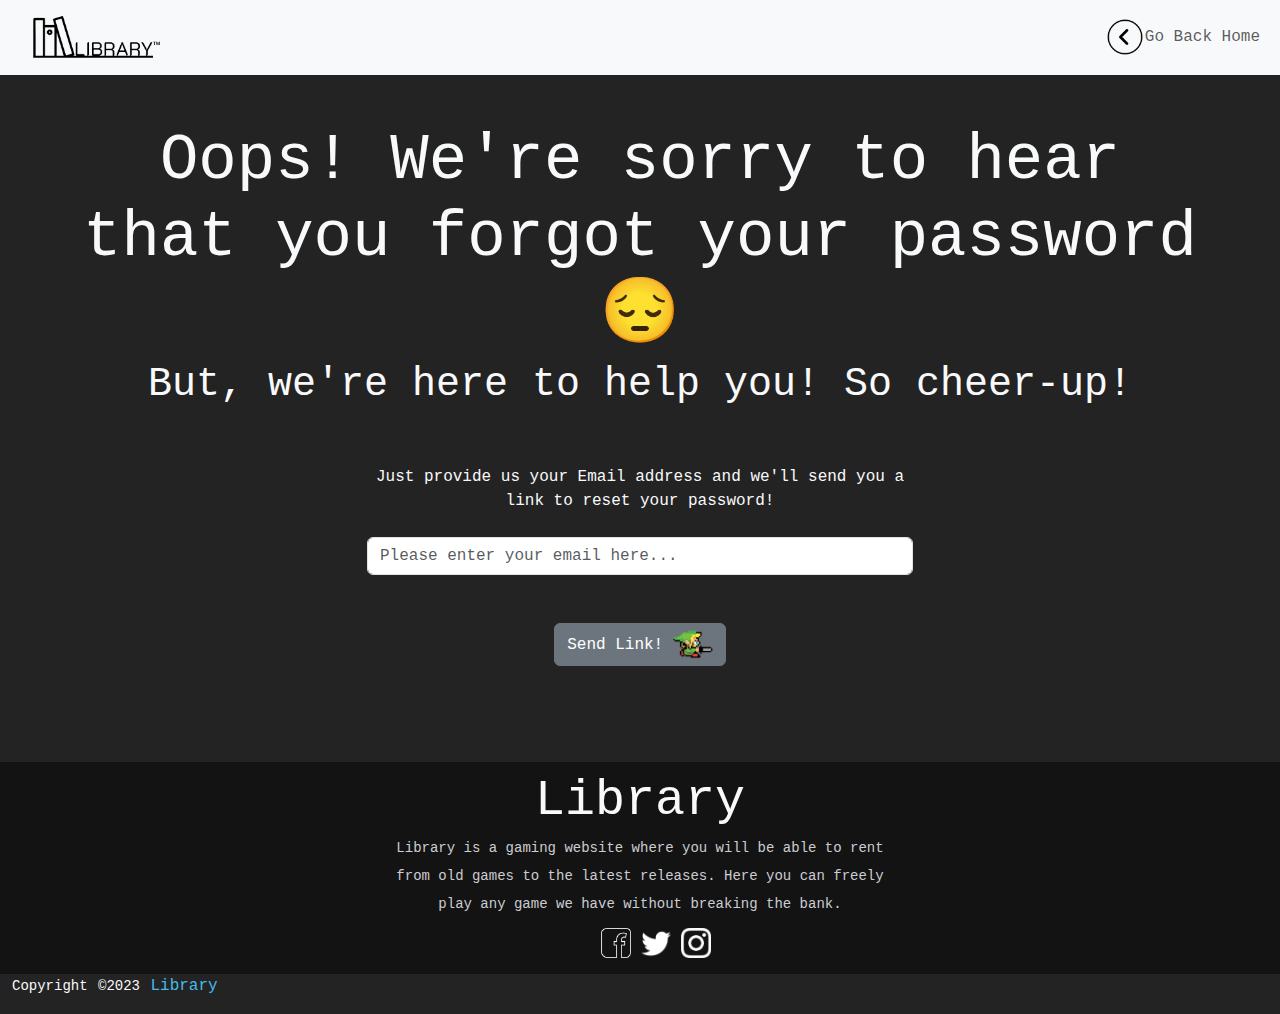
<file: pages/forgot_pw.html>
<!DOCTYPE html>
<html lang="en">
  <head>
    <meta charset="UTF-8" />
    <meta http-equiv="X-UA-Compatible" content="IE=edge" />
    <meta name="viewport" content="width=device-width, initial-scale=1.0" />
    <link rel="icon" type="image/x-icon" href="../img/page_icon.png" />
    <link rel="stylesheet" href="../library.css" />
    <link
      rel="stylesheet"
      href="https://cdn.jsdelivr.net/npm/bootstrap@5.2.0/dist/css/bootstrap.min.css"
    />
    <script src="https://ajax.googleapis.com/ajax/libs/jquery/3.6.0/jquery.min.js"></script>
    <script src="https://cdn.jsdelivr.net/npm/bootstrap@5.0.2/dist/js/bootstrap.bundle.min.js"></script>

    <title>Forgot Password?</title>
  </head>
  <body style="background-color: rgb(36, 35, 35); font-family: monospace">
    <!-- Navigation Start -->
    <nav class="navbar navbar-expand-lg navbar-light bg-light text-dark">
      <div class="container-fluid">
        <a class="navbar-brand" href="../index.html"
          ><img src="../img/logo.png" width="160px"
        /></a>
        <button
          class="navbar-toggler"
          type="button"
          data-bs-toggle="collapse"
          data-bs-target="#navbarSupportedContent"
        >
          <span class="navbar-toggler-icon"></span>
        </button>
        <div class="collapse navbar-collapse" id="navbarSupportedContent">
          <ul class="navbar-nav ms-auto mb-2 mb-lg-0">
            <!-- Back Home Nav -->
            <li class="nav-item">
              <a class="nav-link" href="../index.html"
                ><img src="../img/arrow.png" width="40px" />Go Back Home</a
              >
            </li>
          </ul>
        </div>
      </div>
    </nav>

    <!-- Forgot Password -->
    <div class="container">
      <div class="row">
        <div class="col-lg-12 col-12 pt-5 text-center text-light">
          <h1 class="display-3">
            Oops! We're sorry to hear that you forgot your password 😔
          </h1>

          <div class="row">
            <div class="col-lg-12 col-12 text-center text-lead">
              <h5 class="display-6">
                But, we're here to help you! So cheer-up!
              </h5>
            </div>
          </div>

          <div class="row">
            <div
              class="col-lg-6 col-6 py-5 offset-3 align-items-center text-light"
            >
              <form>
                <div class="form-group">
                  <label for="enter_email" class="pb-4"
                    >Just provide us your Email address and we'll send you a
                    link to reset your password!</label
                  >
                  <input
                    type="email"
                    class="form-control"
                    id="enter_email"
                    aria-describedby="emailHelp"
                    placeholder="Please enter your email here..."
                  />
                </div>
                <a type="button" class="btn btn-secondary my-5" href="#">
                  Send Link! <img src="../img/link.png" width="40px" />
                </a>
              </form>
            </div>
          </div>
        </div>
      </div>
    </div>
  </body>

  <div class="container-fluid" style="background-color: rgb(20, 19, 19)">
    <footer>
      <div class="footer-content pt-4 text-light">
        <h3>Library</h3>
        <p>
          Library is a gaming website where you will be able to rent from old
          games to the latest releases. Here you can freely play any game we
          have without breaking the bank.
        </p>
        <ul class="”socials”">
          <th>
            <a href="https://www.facebok.com"
              ><img src="../img/facebook_footer.png" width="30px"
            /></a>
          </th>
          <th>
            <a href="https://www.twitter.com"
              ><img src="../img/twitter_footer.png" width="30px"
            /></a>
          </th>
          <th>
            <a href="https://www.instagram.com"
              ><img src="../img/instagram_footer.png" width="30px"
            /></a>
          </th>
        </ul>
      </div>
      <div class="footer-bottom text-light">
        <p>copyright &copy;2023 <a href="../index.html">Library</a></p>
      </div>
    </footer>
  </div>
</html>
</file>
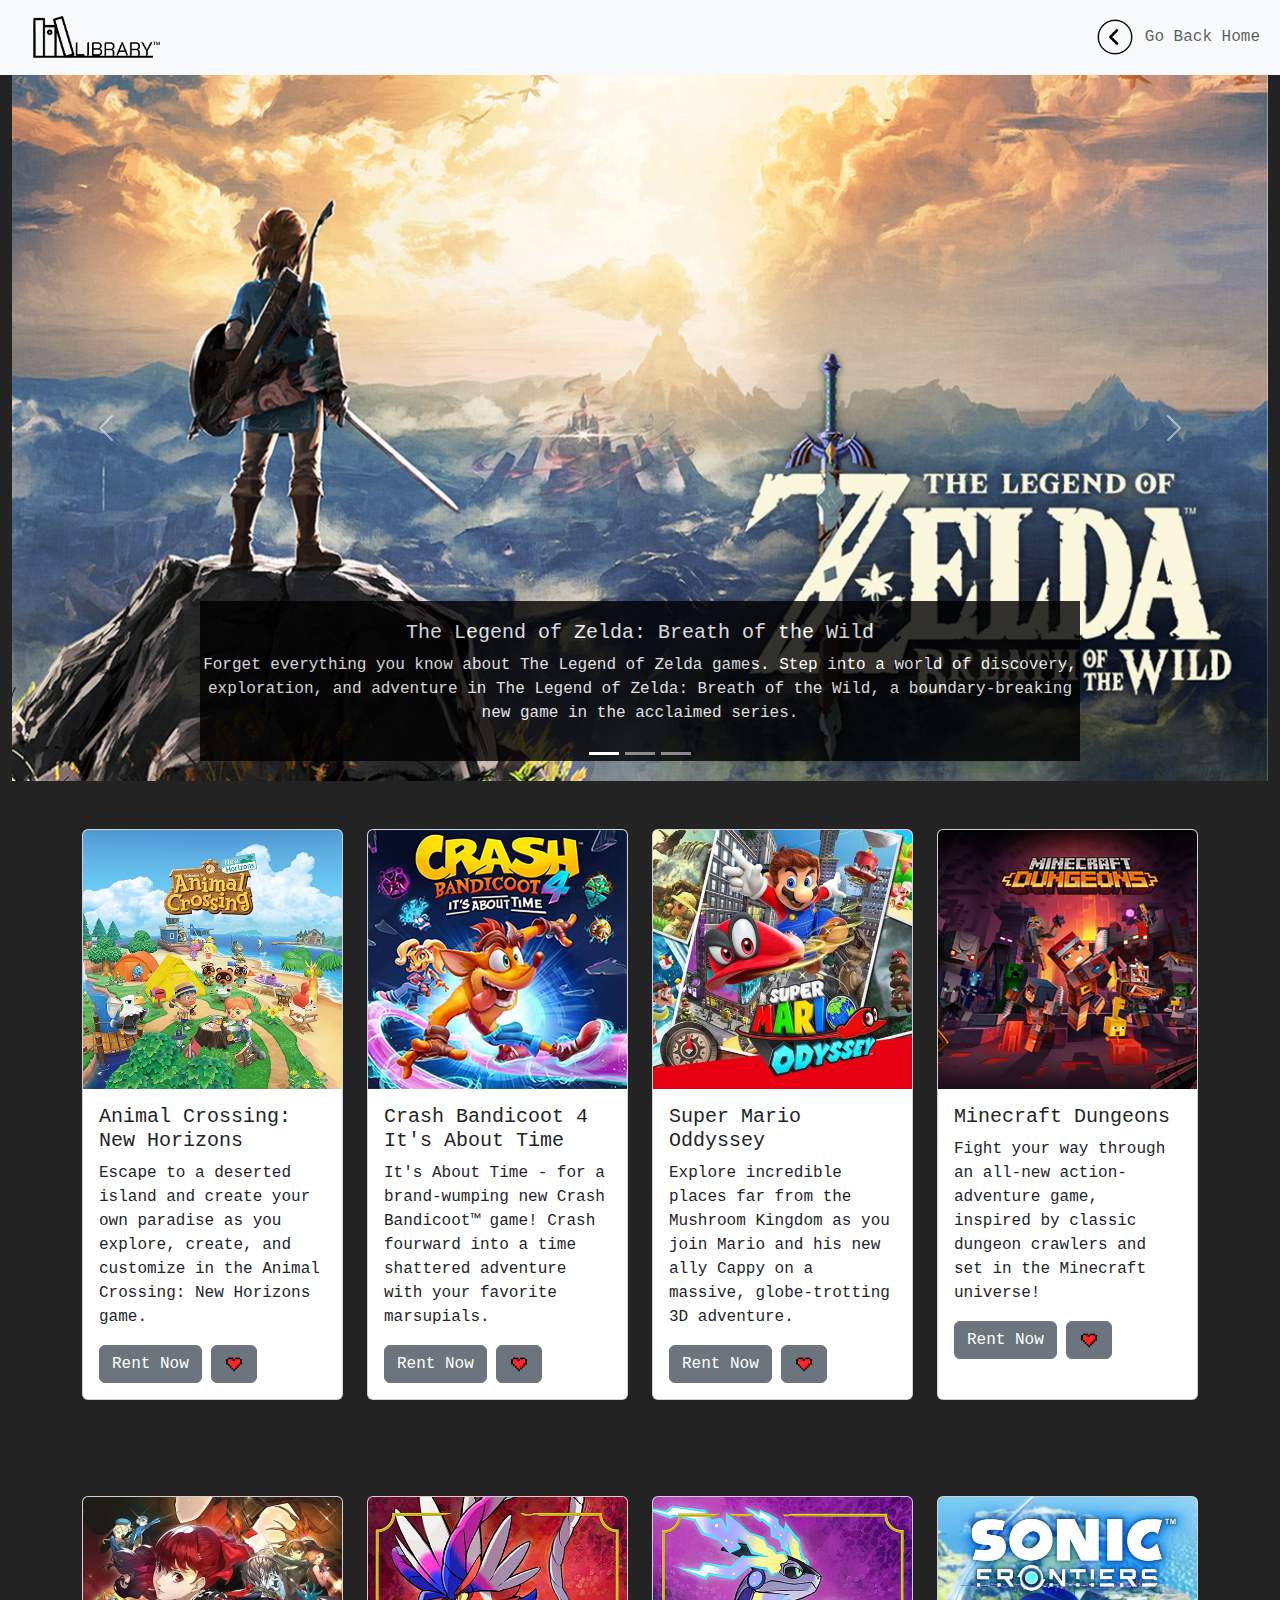
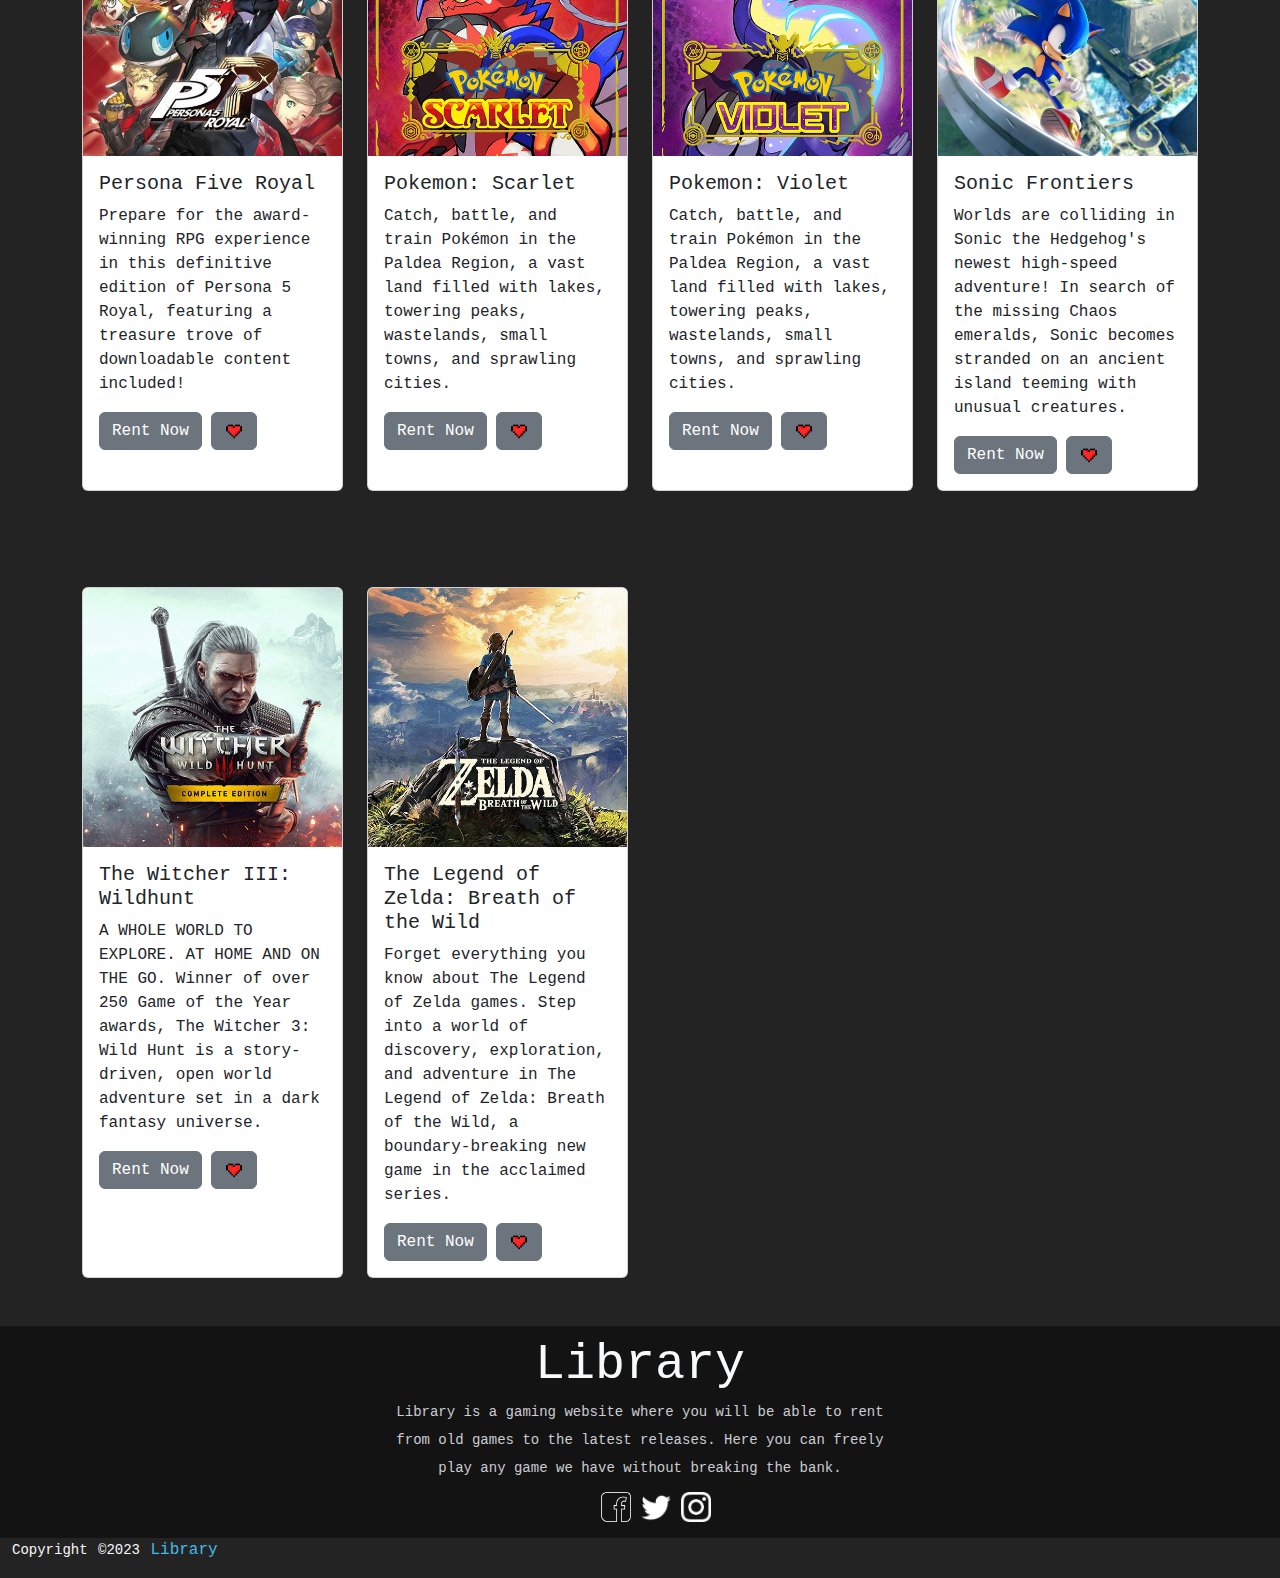
<file: pages/nintendo_games.html>
<!DOCTYPE html>
<html lang="en">
  <head>
    <meta charset="UTF-8" />
    <meta http-equiv="X-UA-Compatible" content="IE=edge" />
    <meta name="viewport" content="width=device-width, initial-scale=1.0" />
    <link rel="icon" type="image/x-icon" href="../img/page_icon.png" />
    <link rel="stylesheet" href="../library.css" />
    <link
      rel="stylesheet"
      href="https://cdn.jsdelivr.net/npm/bootstrap@5.2.0/dist/css/bootstrap.min.css"
    />
    <script src="https://ajax.googleapis.com/ajax/libs/jquery/3.6.0/jquery.min.js"></script>
    <script src="https://cdn.jsdelivr.net/npm/bootstrap@5.0.2/dist/js/bootstrap.bundle.min.js"></script>

    <title>Nintendo Games</title>
  </head>
  <body style="background-color: rgb(36, 35, 35); font-family: monospace">
    <!-- Navigation Start -->
    <nav class="navbar navbar-expand-lg navbar-light bg-light text-dark">
      <div class="container-fluid">
        <a class="navbar-brand" href="../index.html"
          ><img src="../img/logo.png" width="160px"
        /></a>
        <button
          class="navbar-toggler"
          type="button"
          data-bs-toggle="collapse"
          data-bs-target="#navbarSupportedContent"
        >
          <span class="navbar-toggler-icon"></span>
        </button>
        <div class="collapse navbar-collapse" id="navbarSupportedContent">
          <ul class="navbar-nav ms-auto mb-2 mb-lg-0">
            <!-- Back Home Nav -->
            <li class="nav-item">
              <a class="nav-link" href="../index.html"
                ><img src="../img/arrow.png" width="40px" /> Go Back Home</a
              >
            </li>
          </ul>
        </div>
      </div>
    </nav>
    <!-- Carousel -->
    <div>
      <div class="container-fluid">
        <div
          id="nintendo_games"
          class="carousel slide"
          data-bs-ride="carousel"
          data-bs-interval="4500"
        >
          <div class="carousel-indicators">
            <button
              type="button"
              data-bs-target="#nintendo_games"
              data-bs-slide-to="0"
              class="active"
            ></button>
            <button
              type="button"
              data-bs-target="#nintendo_games"
              data-bs-slide-to="1"
            ></button>
            <button
              type="button"
              data-bs-target="#nintendo_games"
              data-bs-slide-to="2"
            ></button>
          </div>
          <div class="carousel-inner">
            <div class="carousel-item active">
              <img
                src="../img/nintendo/botw.jpg"
                class="d-block w-100"
                alt="The Legend of Zelda: Breath of the Wild"
              />
              <div class="carousel-caption d-none d-sm-block">
                <h5>The Legend of Zelda: Breath of the Wild</h5>
                <p>
                  Forget everything you know about The Legend of Zelda games.
                  Step into a world of discovery, exploration, and adventure in
                  The Legend of Zelda: Breath of the Wild, a boundary-breaking
                  new game in the acclaimed series.
                </p>
              </div>
            </div>
            <div class="carousel-item">
              <img
                src="../img/nintendo/mario.jpg"
                class="d-block w-100"
                alt="Super Mario Oddyssey"
              />
              <div class="carousel-caption d-none d-sm-block">
                <h5>Super Mario Oddyssey</h5>
                <p>
                  Explore incredible places far from the Mushroom Kingdom as you
                  join Mario and his new ally Cappy on a massive, globe-trotting
                  3D adventure. Use amazing new abilities—like the power to
                  capture and control objects, animals, and enemies—to collect
                  Power Moons so you can power up the Odyssey airship and save
                  Princess Peach from Bowser's wedding plans!
                </p>
              </div>
            </div>
            <div class="carousel-item">
              <img
                src="../img/nintendo/scarlet_violet.jpg"
                class="d-block w-100"
                alt="Pokemon Scarlet and Violet"
              />
              <div class="carousel-caption d-none d-sm-block">
                <h5>Pokemon Scarlet / Violet</h5>
                <p>
                  Welcome to the wide-open world of the Paldea region Catch,
                  battle, and train Pokémon in the Paldea Region, a vast land
                  filled with lakes, towering peaks, wastelands, small towns,
                  and sprawling cities.
                </p>
              </div>
            </div>
          </div>
          <button
            class="carousel-control-prev"
            type="button"
            data-bs-target="#nintendo_games"
            data-bs-slide="prev"
          >
            <span class="carousel-control-prev-icon"></span>
          </button>
          <button
            class="carousel-control-next"
            type="button"
            data-bs-target="#nintendo_games"
            data-bs-slide="next"
          >
            <span class="carousel-control-next-icon"></span>
          </button>
        </div>
      </div>
    </div>

    <!-- Cards -->
    <div class="container">
      <div class="row">
        <div class="col-lg-3 col-12 py-5 d-flex align-items-stretch">
          <div class="card">
            <img
              src="../img/nintendo/games/animalcrossing.jpg"
              class="card-img-top"
              alt="Animal Crossing: New Horizon"
            />
            <div class="card-body">
              <h5 class="card-title">Animal Crossing: New Horizons</h5>
              <p class="card-text">
                Escape to a deserted island and create your own paradise as you
                explore, create, and customize in the Animal Crossing: New
                Horizons game.
              </p>
              <a href="#" class="btn btn-secondary">Rent Now</a>
              <a href="#" class="btn btn-secondary"
                ><img src="../img/wishlist.png" width="20px"
              /></a>
            </div>
          </div>
        </div>

        <div class="col-lg-3 col-12 py-5 d-flex align-items-stretch">
          <div class="card">
            <img
              src="../img/nintendo/games/crash_four.jpg"
              class="card-img-top"
              alt="Crash Bandicoot 4 It's About Time"
            />
            <div class="card-body">
              <h5 class="card-title">Crash Bandicoot 4 It's About Time</h5>
              <p class="card-text">
                It's About Time - for a brand-wumping new Crash Bandicoot™ game!
                Crash fourward into a time shattered adventure with your
                favorite marsupials.
              </p>
              <a href="#" class="btn btn-secondary">Rent Now</a>
              <a href="#" class="btn btn-secondary"
                ><img src="../img/wishlist.png" width="20px"
              /></a>
            </div>
          </div>
        </div>

        <div class="col-lg-3 col-12 py-5 d-flex align-items-stretch">
          <div class="card">
            <img
              src="../img/nintendo/games/mariooddyssey.jpg"
              class="card-img-top"
              alt="Super Mario Oddyssey"
            />
            <div class="card-body">
              <h5 class="card-title">Super Mario Oddyssey</h5>
              <p class="card-text">
                Explore incredible places far from the Mushroom Kingdom as you
                join Mario and his new ally Cappy on a massive, globe-trotting
                3D adventure.
              </p>
              <a href="#" class="btn btn-secondary">Rent Now</a>
              <a href="#" class="btn btn-secondary"
                ><img src="../img/wishlist.png" width="20px"
              /></a>
            </div>
          </div>
        </div>

        <div class="col-lg-3 col-12 py-5 d-flex align-items-stretch">
          <div class="card">
            <img
              src="../img/nintendo/games/minecraft.jpg"
              class="card-img-top"
              alt="Minecraft Dungeons"
            />
            <div class="card-body">
              <h5 class="card-title">Minecraft Dungeons</h5>
              <p class="card-text">
                Fight your way through an all-new action-adventure game,
                inspired by classic dungeon crawlers and set in the Minecraft
                universe!
              </p>
              <a href="#" class="btn btn-secondary">Rent Now</a>
              <a href="#" class="btn btn-secondary"
                ><img src="../img/wishlist.png" width="20px"
              /></a>
            </div>
          </div>
        </div>

        <div class="col-lg-3 col-12 py-5 d-flex align-items-stretch">
          <div class="card">
            <img
              src="../img/nintendo/games/persona_five.jpg"
              class="card-img-top"
              alt="Persona Five Royal"
            />
            <div class="card-body">
              <h5 class="card-title">Persona Five Royal</h5>
              <p class="card-text">
                Prepare for the award-winning RPG experience in this definitive
                edition of Persona 5 Royal, featuring a treasure trove of
                downloadable content included!
              </p>
              <a href="#" class="btn btn-secondary">Rent Now</a>
              <a href="#" class="btn btn-secondary"
                ><img src="../img/wishlist.png" width="20px"
              /></a>
            </div>
          </div>
        </div>

        <div class="col-lg-3 col-12 py-5 d-flex align-items-stretch">
          <div class="card">
            <img
              src="../img/nintendo/games/pokemonscarlet.jpg"
              class="card-img-top"
              alt="Pokemon: Scarlet"
            />
            <div class="card-body">
              <h5 class="card-title">Pokemon: Scarlet</h5>
              <p class="card-text">
                Catch, battle, and train Pokémon in the Paldea Region, a vast
                land filled with lakes, towering peaks, wastelands, small towns,
                and sprawling cities.
              </p>
              <a href="#" class="btn btn-secondary">Rent Now</a>
              <a href="#" class="btn btn-secondary"
                ><img src="../img/wishlist.png" width="20px"
              /></a>
            </div>
          </div>
        </div>

        <div class="col-lg-3 col-12 py-5 d-flex align-items-stretch">
          <div class="card">
            <img
              src="../img/nintendo/games/pokemonviolet.jpg"
              class="card-img-top"
              alt="Pokemon: Violet"
            />
            <div class="card-body">
              <h5 class="card-title">Pokemon: Violet</h5>
              <p class="card-text">
                Catch, battle, and train Pokémon in the Paldea Region, a vast
                land filled with lakes, towering peaks, wastelands, small towns,
                and sprawling cities.
              </p>
              <a href="#" class="btn btn-secondary">Rent Now</a>
              <a href="#" class="btn btn-secondary"
                ><img src="../img/wishlist.png" width="20px"
              /></a>
            </div>
          </div>
        </div>

        <div class="col-lg-3 col-12 py-5 d-flex align-items-stretch">
          <div class="card">
            <img
              src="../img/nintendo/games/sonic.jpg"
              class="card-img-top"
              alt="Sonic Frontiers"
            />
            <div class="card-body">
              <h5 class="card-title">Sonic Frontiers</h5>
              <p class="card-text">
                Worlds are colliding in Sonic the Hedgehog's newest high-speed
                adventure! In search of the missing Chaos emeralds, Sonic
                becomes stranded on an ancient island teeming with unusual
                creatures.
              </p>
              <a href="#" class="btn btn-secondary">Rent Now</a>
              <a href="#" class="btn btn-secondary"
                ><img src="../img/wishlist.png" width="20px"
              /></a>
            </div>
          </div>
        </div>

        <div class="col-lg-3 col-12 py-5 d-flex align-items-stretch">
          <div class="card">
            <img
              src="../img/nintendo/games/witcher.jpg"
              class="card-img-top"
              alt="The Witcher III: Wildhunt"
            />
            <div class="card-body">
              <h5 class="card-title">The Witcher III: Wildhunt</h5>
              <p class="card-text">
                A WHOLE WORLD TO EXPLORE. AT HOME AND ON THE GO. Winner of over
                250 Game of the Year awards, The Witcher 3: Wild Hunt is a
                story-driven, open world adventure set in a dark fantasy
                universe.
              </p>
              <a href="#" class="btn btn-secondary">Rent Now</a>
              <a href="#" class="btn btn-secondary"
                ><img src="../img/wishlist.png" width="20px"
              /></a>
            </div>
          </div>
        </div>

        <div class="col-lg-3 col-12 py-5 d-flex align-items-stretch">
          <div class="card">
            <img
              src="../img/nintendo/games/zeldabotw.jpg"
              class="card-img-top"
              alt="The Legend of Zelda: Breath of the Wild"
            />
            <div class="card-body">
              <h5 class="card-title">
                The Legend of Zelda: Breath of the Wild
              </h5>
              <p class="card-text">
                Forget everything you know about The Legend of Zelda games. Step
                into a world of discovery, exploration, and adventure in The
                Legend of Zelda: Breath of the Wild, a boundary-breaking new
                game in the acclaimed series.
              </p>
              <a href="#" class="btn btn-secondary">Rent Now</a>
              <a href="#" class="btn btn-secondary"
                ><img src="../img/wishlist.png" width="20px"
              /></a>
            </div>
          </div>
        </div>
      </div>
    </div>
  </body>

  <div class="container-fluid" style="background-color: rgb(20, 19, 19)">
    <footer>
      <div class="footer-content pt-4 text-light">
        <h3>Library</h3>
        <p>
          Library is a gaming website where you will be able to rent from old
          games to the latest releases. Here you can freely play any game we
          have without breaking the bank.
        </p>
        <ul class="”socials”">
          <th>
            <a href="https://www.facebok.com"
              ><img src="../img/facebook_footer.png" width="30px"
            /></a>
          </th>
          <th>
            <a href="https://www.twitter.com"
              ><img src="../img/twitter_footer.png" width="30px"
            /></a>
          </th>
          <th>
            <a href="https://www.instagram.com"
              ><img src="../img/instagram_footer.png" width="30px"
            /></a>
          </th>
        </ul>
      </div>
      <div class="footer-bottom text-light">
        <p>copyright &copy;2023 <a href="../index.html">Library</a></p>
      </div>
    </footer>
  </div>
</html>
</file>
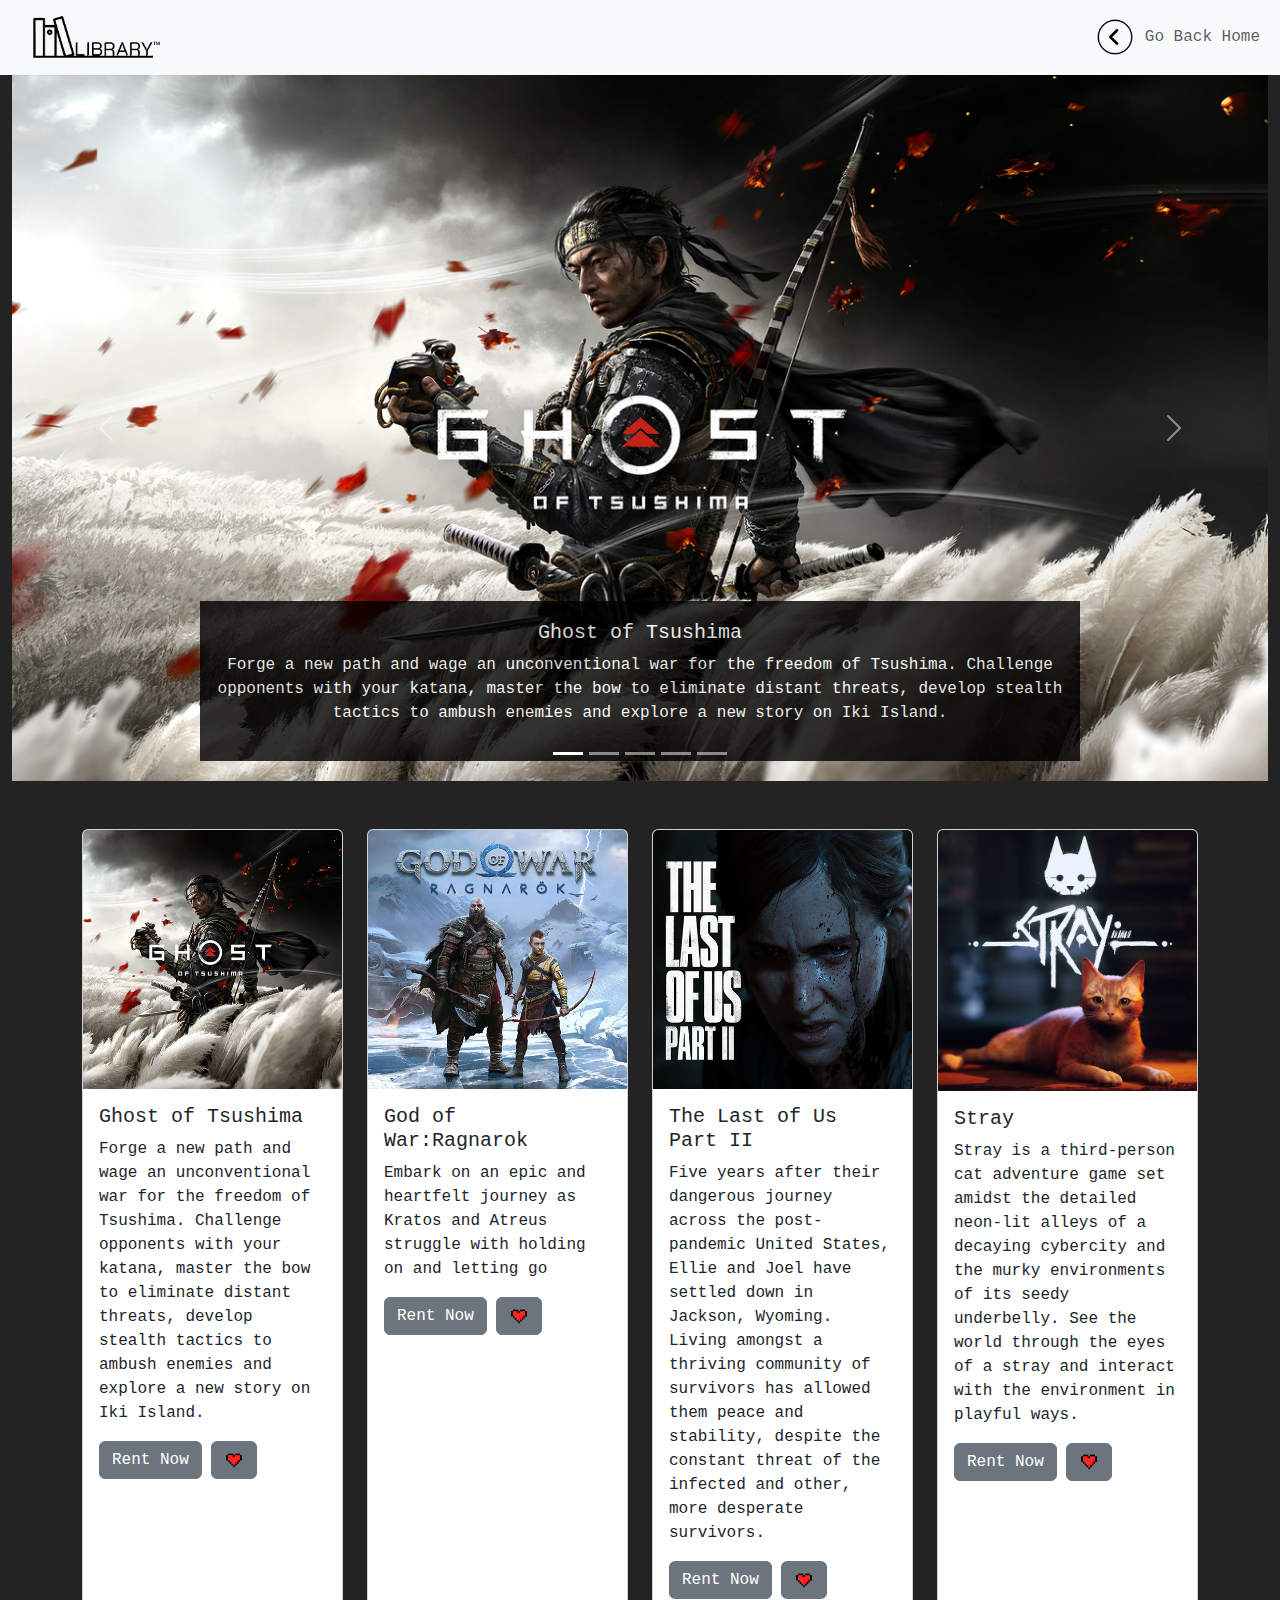
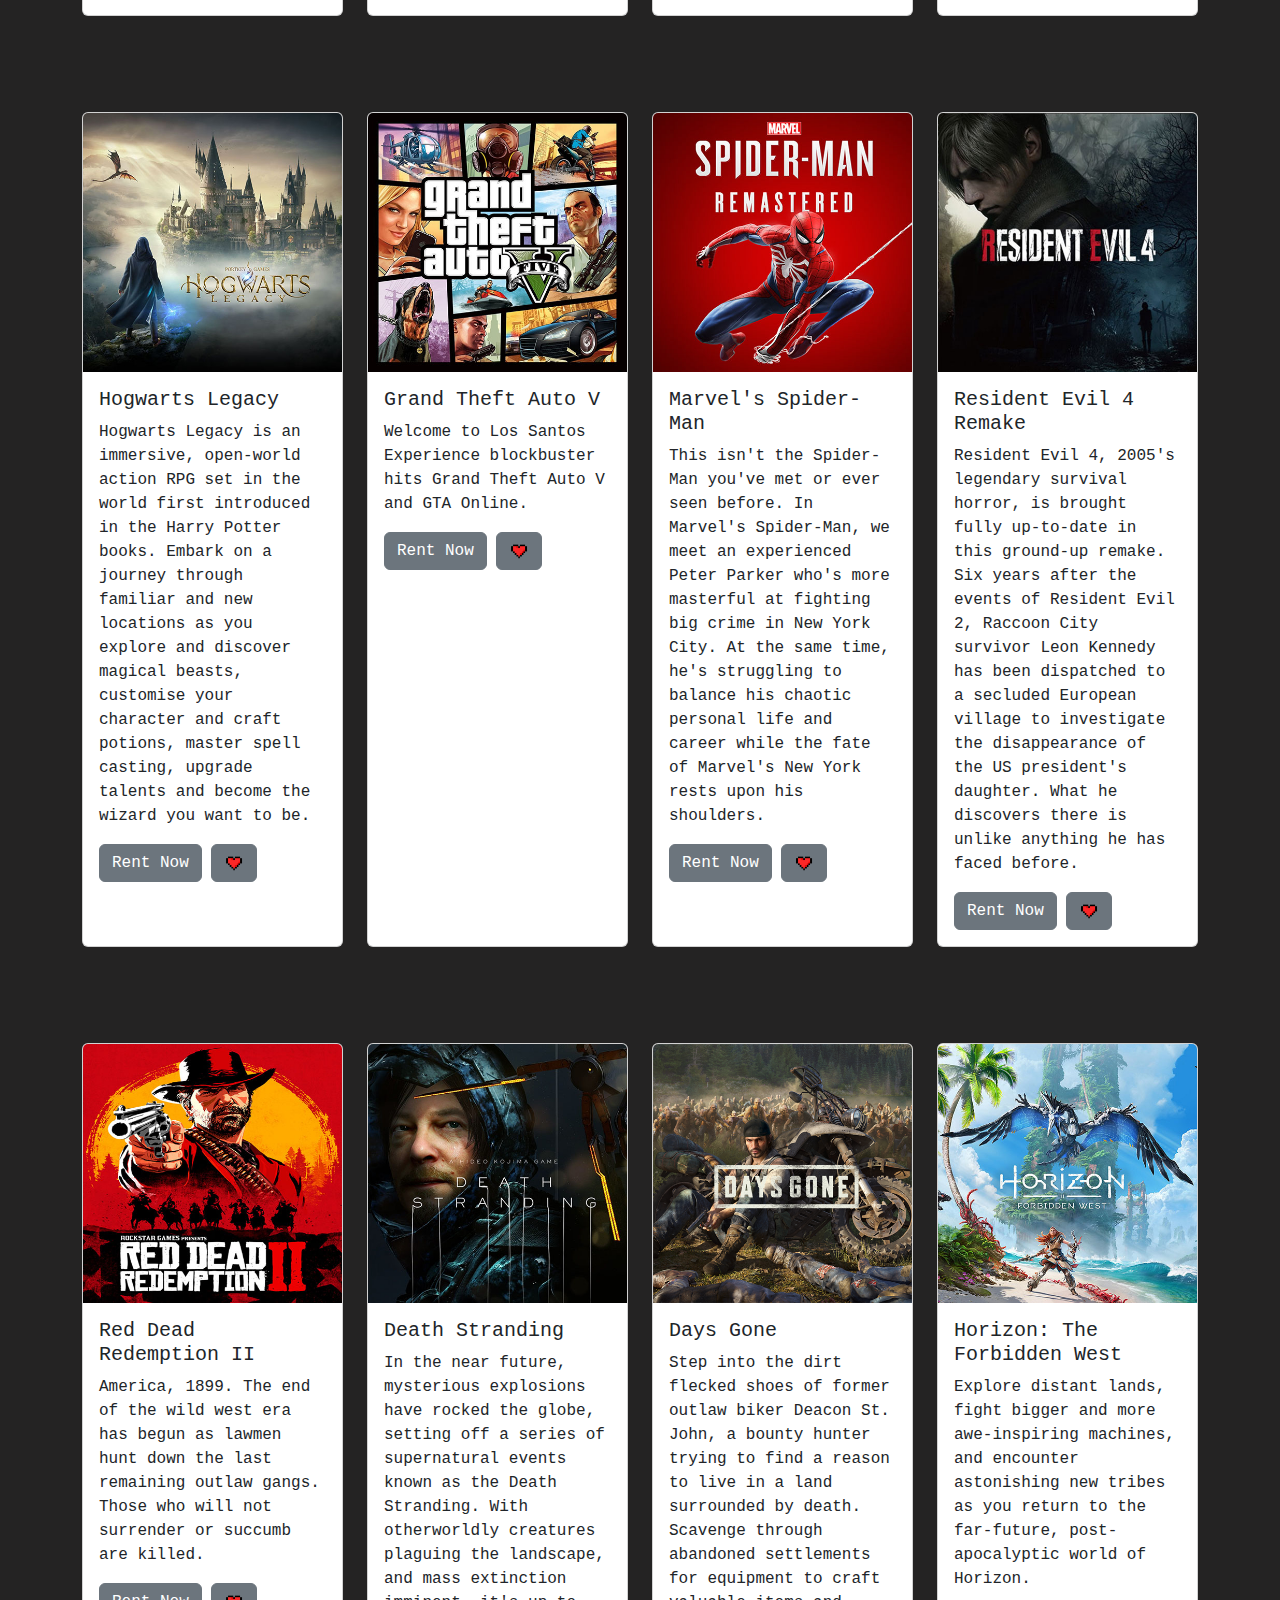
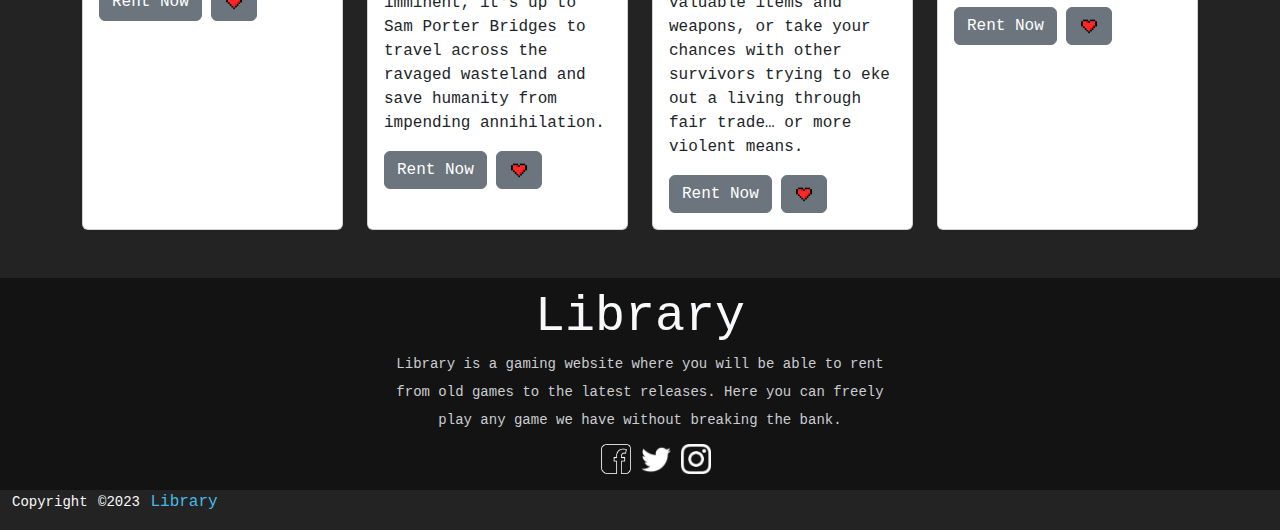
<file: pages/playstation_games.html>
<!DOCTYPE html>
<html lang="en">
  <head>
    <meta charset="UTF-8" />
    <meta http-equiv="X-UA-Compatible" content="IE=edge" />
    <meta name="viewport" content="width=device-width, initial-scale=1.0" />
    <link rel="icon" type="image/x-icon" href="../img/page_icon.png" />
    <link rel="stylesheet" href="../library.css" />
    <link
      rel="stylesheet"
      href="https://cdn.jsdelivr.net/npm/bootstrap@5.2.0/dist/css/bootstrap.min.css"
    />
    <script src="https://ajax.googleapis.com/ajax/libs/jquery/3.6.0/jquery.min.js"></script>
    <script src="https://cdn.jsdelivr.net/npm/bootstrap@5.0.2/dist/js/bootstrap.bundle.min.js"></script>

    <title>Playstation Games</title>
  </head>
  <body style="background-color: rgb(36, 35, 35); font-family: monospace">
    <!-- Navigation Start -->
    <nav class="navbar navbar-expand-lg navbar-light bg-light text-dark">
      <div class="container-fluid">
        <a class="navbar-brand" href="../index.html"
          ><img src="../img/logo.png" width="160px"
        /></a>
        <button
          class="navbar-toggler"
          type="button"
          data-bs-toggle="collapse"
          data-bs-target="#navbarSupportedContent"
        >
          <span class="navbar-toggler-icon"></span>
        </button>
        <div class="collapse navbar-collapse" id="navbarSupportedContent">
          <ul class="navbar-nav ms-auto mb-2 mb-lg-0">
            <!-- Back Home Nav -->
            <li class="nav-item">
              <a class="nav-link" href="../index.html"
                ><img src="../img/arrow.png" width="40px" /> Go Back Home</a
              >
            </li>
          </ul>
        </div>
      </div>
    </nav>

    <!-- Carousel -->
    <div>
      <div class="container-fluid">
        <div
          id="playstation_games"
          class="carousel slide"
          data-bs-ride="carousel"
          data-bs-interval="4500"
        >
          <div class="carousel-indicators">
            <button
              type="button"
              data-bs-target="#playstation_games"
              data-bs-slide-to="0"
              class="active"
            ></button>
            <button
              type="button"
              data-bs-target="#playstation_games"
              data-bs-slide-to="1"
            ></button>
            <button
              type="button"
              data-bs-target="#playstation_games"
              data-bs-slide-to="2"
            ></button>
            <button
              type="button"
              data-bs-target="#playstation_games"
              data-bs-slide-to="3"
            ></button>
            <button
              type="button"
              data-bs-target="#playstation_games"
              data-bs-slide-to="4"
            ></button>
          </div>

          <div class="carousel-inner">
            <div class="carousel-item active">
              <img
                src="../img/playstation/ghost.jpg"
                class="d-block w-100"
                alt="Ghost of Tsushima"
              />
              <div class="carousel-caption d-none d-sm-block">
                <h5>Ghost of Tsushima</h5>
                <p>
                  Forge a new path and wage an unconventional war for the
                  freedom of Tsushima. Challenge opponents with your katana,
                  master the bow to eliminate distant threats, develop stealth
                  tactics to ambush enemies and explore a new story on Iki
                  Island.
                </p>
              </div>
            </div>
            <div class="carousel-item">
              <img
                src="../img/playstation/god_of_war.jpg"
                class="d-block w-100"
                alt="God of War: Ragnarok"
              />
              <div class="carousel-caption d-none d-sm-block">
                <h5>God of War: Ragnarok</h5>
                <p>
                  Embark on an epic and heartfelt journey as Kratos and Atreus
                  struggle with holding on and letting go
                </p>
              </div>
            </div>
            <div class="carousel-item">
              <img
                src="../img/playstation/hogwarts.jpg"
                class="d-block w-100"
                alt="Hogwarts Legacy"
              />
              <div class="carousel-caption d-none d-sm-block">
                <h5>Hogwarts Legacy</h5>
                <p>
                  Hogwarts Legacy is an immersive, open-world action RPG set in
                  the world first introduced in the Harry Potter books. Embark
                  on a journey through familiar and new locations as you explore
                  and discover magical beasts, customise your character and
                  craft potions, master spell casting, upgrade talents and
                  become the wizard you want to be.
                </p>
              </div>
            </div>
            <div class="carousel-item">
              <img
                src="../img/playstation/the_last_of_us_II.jpg"
                class="d-block w-100"
                alt="The Last of Us Part II"
              />
              <div class="carousel-caption d-none d-sm-block">
                <h5>The Last of Us Part II</h5>
                <p>
                  Five years after their dangerous journey across the
                  post-pandemic United States, Ellie and Joel have settled down
                  in Jackson, Wyoming. Living amongst a thriving community of
                  survivors has allowed them peace and stability, despite the
                  constant threat of the infected and other, more desperate
                  survivors.
                </p>
              </div>
            </div>
            <div class="carousel-item">
              <img
                src="../img/playstation/Stray.jpg"
                class="d-block w-100"
                alt="Stray"
              />
              <div class="carousel-caption d-none d-sm-block">
                <h5>Stray</h5>
                <p>
                  Stray is a third-person cat adventure game set amidst the
                  detailed neon-lit alleys of a decaying cybercity and the murky
                  environments of its seedy underbelly. See the world through
                  the eyes of a stray and interact with the environment in
                  playful ways.
                </p>
              </div>
            </div>
          </div>
          <button
            class="carousel-control-prev"
            type="button"
            data-bs-target="#playstation_games"
            data-bs-slide="prev"
          >
            <span class="carousel-control-prev-icon"></span>
          </button>
          <button
            class="carousel-control-next"
            type="button"
            data-bs-target="#playstation_games"
            data-bs-slide="next"
          >
            <span class="carousel-control-next-icon"></span>
          </button>
        </div>
      </div>
    </div>

    <!-- Cards -->
    <div class="container">
      <div class="row">
        <div class="col-lg-3 col-12 py-5 d-flex align-items-stretch">
          <div class="card">
            <img
              src="../img/playstation/games/Ghost_of_Tsushima.jpg"
              class="card-img-top"
              alt="Ghost of Tsushima"
            />
            <div class="card-body">
              <h5 class="card-title">Ghost of Tsushima</h5>
              <p class="card-text">
                Forge a new path and wage an unconventional war for the freedom
                of Tsushima. Challenge opponents with your katana, master the
                bow to eliminate distant threats, develop stealth tactics to
                ambush enemies and explore a new story on Iki Island.
              </p>
              <a href="#" class="btn btn-secondary">Rent Now</a>
              <a href="#" class="btn btn-secondary"
                ><img src="../img/wishlist.png" width="20px"
              /></a>
            </div>
          </div>
        </div>

        <div class="col-lg-3 col-12 py-5 d-flex align-items-stretch">
          <div class="card">
            <img
              src="../img/playstation/games/god_of_war.jpg"
              class="card-img-top"
              alt="God of War:Ragnarok"
            />
            <div class="card-body">
              <h5 class="card-title">God of War:Ragnarok</h5>
              <p class="card-text">
                Embark on an epic and heartfelt journey as Kratos and Atreus
                struggle with holding on and letting go
              </p>
              <a href="#" class="btn btn-secondary">Rent Now</a>
              <a href="#" class="btn btn-secondary"
                ><img src="../img/wishlist.png" width="20px"
              /></a>
            </div>
          </div>
        </div>

        <div class="col-lg-3 col-12 py-5 d-flex align-items-stretch">
          <div class="card">
            <img
              src="../img/playstation/games/tlou_ii.png"
              class="card-img-top"
              alt="The Last of Us Part II"
            />
            <div class="card-body">
              <h5 class="card-title">The Last of Us Part II</h5>
              <p class="card-text">
                Five years after their dangerous journey across the
                post-pandemic United States, Ellie and Joel have settled down in
                Jackson, Wyoming. Living amongst a thriving community of
                survivors has allowed them peace and stability, despite the
                constant threat of the infected and other, more desperate
                survivors.
              </p>
              <a href="#" class="btn btn-secondary">Rent Now</a>
              <a href="#" class="btn btn-secondary"
                ><img src="../img/wishlist.png" width="20px"
              /></a>
            </div>
          </div>
        </div>

        <div class="col-lg-3 col-12 py-5 d-flex align-items-stretch">
          <div class="card">
            <img
              src="../img/playstation/games/stray.jpg"
              class="card-img-top"
              alt="Stray"
            />
            <div class="card-body">
              <h5 class="card-title">Stray</h5>
              <p class="card-text">
                Stray is a third-person cat adventure game set amidst the
                detailed neon-lit alleys of a decaying cybercity and the murky
                environments of its seedy underbelly. See the world through the
                eyes of a stray and interact with the environment in playful
                ways.
              </p>
              <a href="#" class="btn btn-secondary">Rent Now</a>
              <a href="#" class="btn btn-secondary"
                ><img src="../img/wishlist.png" width="20px"
              /></a>
            </div>
          </div>
        </div>

        <div class="col-lg-3 col-12 py-5 d-flex align-items-stretch">
          <div class="card">
            <img
              src="../img/playstation/games/hogwarts.jpg"
              class="card-img-top"
              alt="Hogwarts Legacy"
            />
            <div class="card-body">
              <h5 class="card-title">Hogwarts Legacy</h5>
              <p class="card-text">
                Hogwarts Legacy is an immersive, open-world action RPG set in
                the world first introduced in the Harry Potter books. Embark on
                a journey through familiar and new locations as you explore and
                discover magical beasts, customise your character and craft
                potions, master spell casting, upgrade talents and become the
                wizard you want to be.
              </p>
              <a href="#" class="btn btn-secondary">Rent Now</a>
              <a href="#" class="btn btn-secondary"
                ><img src="../img/wishlist.png" width="20px"
              /></a>
            </div>
          </div>
        </div>

        <div class="col-lg-3 col-12 py-5 d-flex align-items-stretch">
          <div class="card">
            <img
              src="../img/playstation/games/Grand_Theft_Auto_V.png"
              class="card-img-top"
              alt="Grand Theft Auto V"
            />
            <div class="card-body">
              <h5 class="card-title">Grand Theft Auto V</h5>
              <p class="card-text">
                Welcome to Los Santos Experience blockbuster hits Grand Theft
                Auto V and GTA Online.
              </p>
              <a href="#" class="btn btn-secondary">Rent Now</a>
              <a href="#" class="btn btn-secondary"
                ><img src="../img/wishlist.png" width="20px"
              /></a>
            </div>
          </div>
        </div>

        <div class="col-lg-3 col-12 py-5 d-flex align-items-stretch">
          <div class="card">
            <img
              src="../img/playstation/games/spider_man.jpg"
              class="card-img-top"
              alt="Marvel's Spider-Man"
            />
            <div class="card-body">
              <h5 class="card-title">Marvel's Spider-Man</h5>
              <p class="card-text">
                This isn't the Spider-Man you've met or ever seen before. In
                Marvel's Spider-Man, we meet an experienced Peter Parker who's
                more masterful at fighting big crime in New York City. At the
                same time, he's struggling to balance his chaotic personal life
                and career while the fate of Marvel's New York rests upon his
                shoulders.
              </p>
              <a href="#" class="btn btn-secondary">Rent Now</a>
              <a href="#" class="btn btn-secondary"
                ><img src="../img/wishlist.png" width="20px"
              /></a>
            </div>
          </div>
        </div>

        <div class="col-lg-3 col-12 py-5 d-flex align-items-stretch">
          <div class="card">
            <img
              src="../img/playstation/games/re4.jpg"
              class="card-img-top"
              alt="Resident Evil 4 Remake"
            />
            <div class="card-body">
              <h5 class="card-title">Resident Evil 4 Remake</h5>
              <p class="card-text">
                Resident Evil 4, 2005's legendary survival horror, is brought
                fully up-to-date in this ground-up remake. Six years after the
                events of Resident Evil 2, Raccoon City survivor Leon Kennedy
                has been dispatched to a secluded European village to
                investigate the disappearance of the US president's daughter.
                What he discovers there is unlike anything he has faced before.
              </p>
              <a href="#" class="btn btn-secondary">Rent Now</a>
              <a href="#" class="btn btn-secondary"
                ><img src="../img/wishlist.png" width="20px"
              /></a>
            </div>
          </div>
        </div>

        <div class="col-lg-3 col-12 py-5 d-flex align-items-stretch">
          <div class="card">
            <img
              src="../img/playstation/games/rdr_II.jpg"
              class="card-img-top"
              alt="Red Dead Redemption II"
            />
            <div class="card-body">
              <h5 class="card-title">Red Dead Redemption II</h5>
              <p class="card-text">
                America, 1899. The end of the wild west era has begun as lawmen
                hunt down the last remaining outlaw gangs. Those who will not
                surrender or succumb are killed.
              </p>
              <a href="#" class="btn btn-secondary">Rent Now</a>
              <a href="#" class="btn btn-secondary"
                ><img src="../img/wishlist.png" width="20px"
              /></a>
            </div>
          </div>
        </div>

        <div class="col-lg-3 col-12 py-5 d-flex align-items-stretch">
          <div class="card">
            <img
              src="../img/playstation/games/Death_Stranding.jpg"
              class="card-img-top"
              alt="Death Stranding"
            />
            <div class="card-body">
              <h5 class="card-title">Death Stranding</h5>
              <p class="card-text">
                In the near future, mysterious explosions have rocked the globe,
                setting off a series of supernatural events known as the Death
                Stranding. With otherworldly creatures plaguing the landscape,
                and mass extinction imminent, it's up to Sam Porter Bridges to
                travel across the ravaged wasteland and save humanity from
                impending annihilation.
              </p>
              <a href="#" class="btn btn-secondary">Rent Now</a>
              <a href="#" class="btn btn-secondary"
                ><img src="../img/wishlist.png" width="20px"
              /></a>
            </div>
          </div>
        </div>

        <div class="col-lg-3 col-12 py-5 d-flex align-items-stretch">
          <div class="card">
            <img
              src="../img/playstation/games/Days_Gone.jpg"
              class="card-img-top"
              alt="Days Gone"
            />
            <div class="card-body">
              <h5 class="card-title">Days Gone</h5>
              <p class="card-text">
                Step into the dirt flecked shoes of former outlaw biker Deacon
                St. John, a bounty hunter trying to find a reason to live in a
                land surrounded by death. Scavenge through abandoned settlements
                for equipment to craft valuable items and weapons, or take your
                chances with other survivors trying to eke out a living through
                fair trade… or more violent means.
              </p>
              <a href="#" class="btn btn-secondary">Rent Now</a>
              <a href="#" class="btn btn-secondary"
                ><img src="../img/wishlist.png" width="20px"
              /></a>
            </div>
          </div>
        </div>

        <div class="col-lg-3 col-12 py-5 d-flex align-items-stretch">
          <div class="card">
            <img
              src="../img/playstation/games/Horizon_Forbidden_West.jpg"
              class="card-img-top"
              alt="Horizon: The Forbidden West"
            />
            <div class="card-body">
              <h5 class="card-title">Horizon: The Forbidden West</h5>
              <p class="card-text">
                Explore distant lands, fight bigger and more awe-inspiring
                machines, and encounter astonishing new tribes as you return to
                the far-future, post-apocalyptic world of Horizon.
              </p>
              <a href="#" class="btn btn-secondary">Rent Now</a>
              <a href="#" class="btn btn-secondary"
                ><img src="../img/wishlist.png" width="20px"
              /></a>
            </div>
          </div>
        </div>
      </div>
    </div>
  </body>

  <div class="container-fluid" style="background-color: rgb(20, 19, 19)">
    <footer>
      <div class="footer-content pt-4 text-light">
        <h3>Library</h3>
        <p>
          Library is a gaming website where you will be able to rent from old
          games to the latest releases. Here you can freely play any game we
          have without breaking the bank.
        </p>
        <ul class="”socials”">
          <th>
            <a href="https://www.facebok.com"
              ><img src="../img/facebook_footer.png" width="30px"
            /></a>
          </th>
          <th>
            <a href="https://www.twitter.com"
              ><img src="../img/twitter_footer.png" width="30px"
            /></a>
          </th>
          <th>
            <a href="https://www.instagram.com"
              ><img src="../img/instagram_footer.png" width="30px"
            /></a>
          </th>
        </ul>
      </div>
      <div class="footer-bottom text-light">
        <p>copyright &copy;2023 <a href="../index.html">Library</a></p>
      </div>
    </footer>
  </div>
</html>
</file>
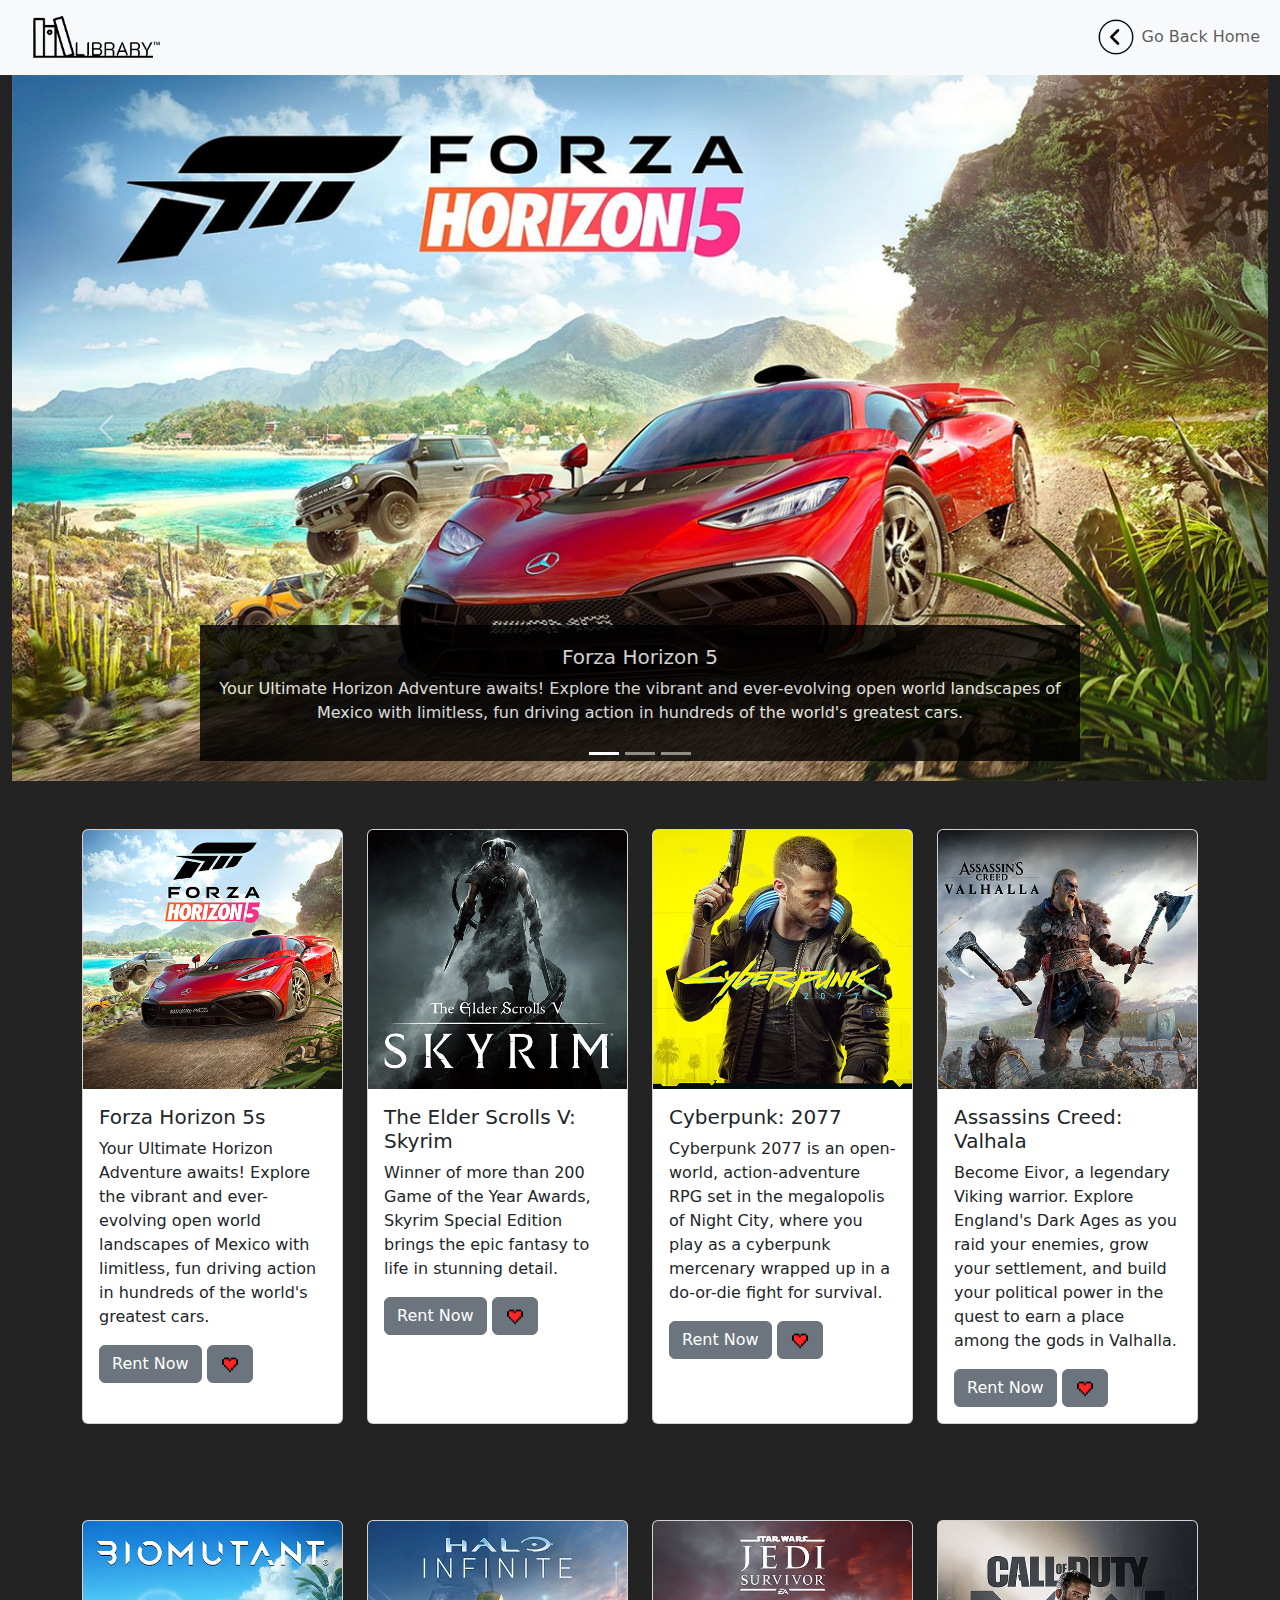
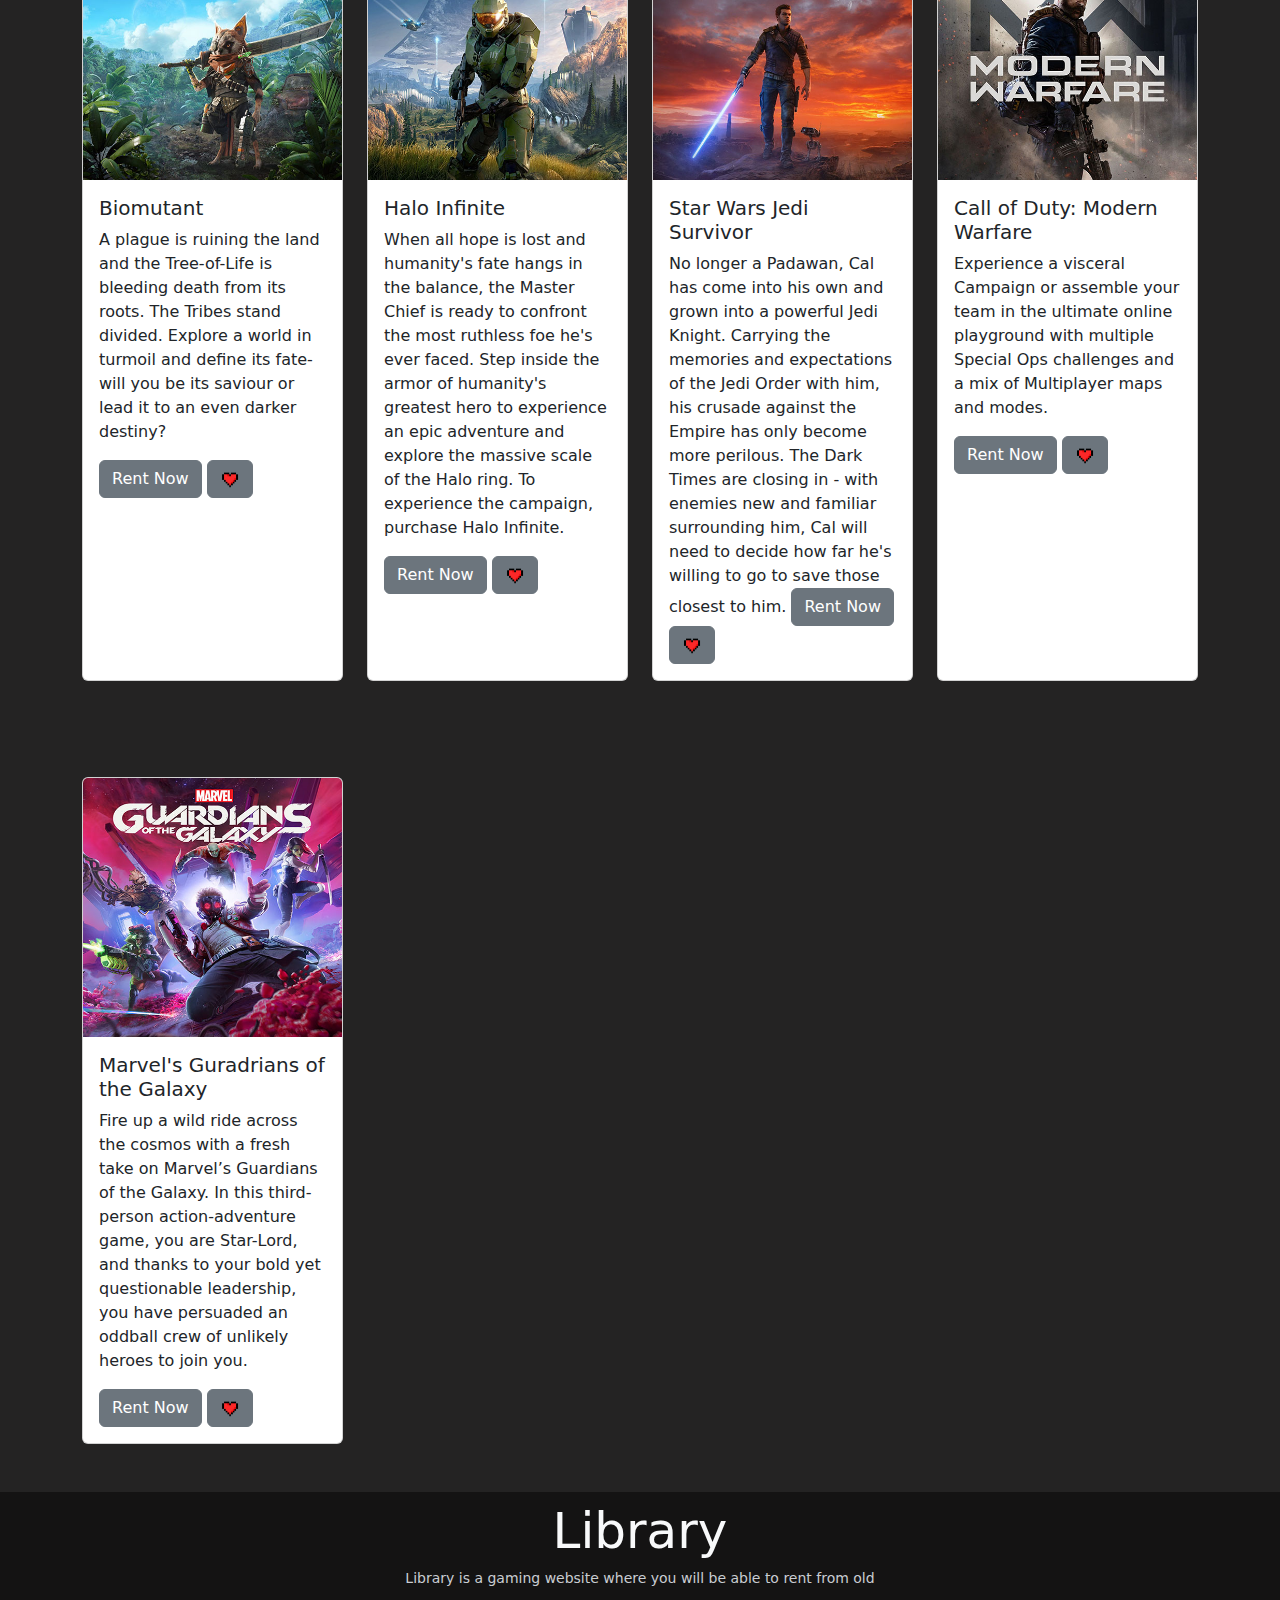
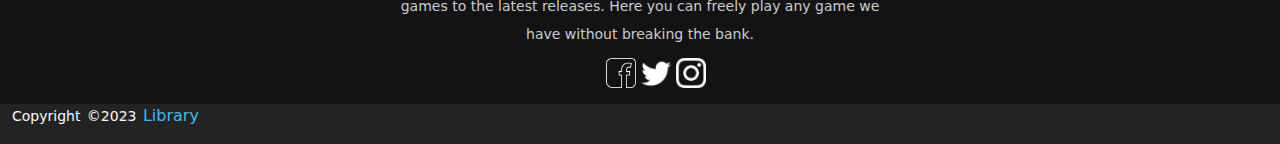
<file: pages/xbox_games.html>
<!DOCTYPE html>
<html lang="en">
  <head>
    <meta charset="UTF-8" />
    <meta http-equiv="X-UA-Compatible" content="IE=edge" />
    <meta name="viewport" content="width=device-width, initial-scale=1.0" />
    <link rel="icon" type="image/x-icon" href="../img/page_icon.png" />
    <link rel="stylesheet" href="../library.css" />
    <link
      rel="stylesheet"
      href="https://cdn.jsdelivr.net/npm/bootstrap@5.2.0/dist/css/bootstrap.min.css"
    />
    <script src="https://ajax.googleapis.com/ajax/libs/jquery/3.6.0/jquery.min.js"></script>
    <script src="https://cdn.jsdelivr.net/npm/bootstrap@5.0.2/dist/js/bootstrap.bundle.min.js"></script>

    <title>Xbox Games</title>
  </head>
  <body style="background-color: rgb(36, 35, 35)">
    <!-- Navigation Start -->
    <nav class="navbar navbar-expand-lg navbar-light bg-light text-dark">
      <div class="container-fluid">
        <a class="navbar-brand" href="../index.html"
          ><img src="../img/logo.png" width="160px"
        /></a>
        <button
          class="navbar-toggler"
          type="button"
          data-bs-toggle="collapse"
          data-bs-target="#navbarSupportedContent"
        >
          <span class="navbar-toggler-icon"></span>
        </button>
        <div class="collapse navbar-collapse" id="navbarSupportedContent">
          <ul class="navbar-nav ms-auto mb-2 mb-lg-0">
            <!-- Back Home Nav -->
            <li class="nav-item">
              <a class="nav-link" href="../index.html"
                ><img src="../img/arrow.png" width="40px" /> Go Back Home</a
              >
            </li>
          </ul>
        </div>
      </div>
    </nav>
  </body>
  <!-- Carousel -->
  <div>
    <div class="container-fluid">
      <div
        id="xbox_games"
        class="carousel slide"
        data-bs-ride="carousel"
        data-bs-interval="4500"
      >
        <div class="carousel-indicators">
          <button
            type="button"
            data-bs-target="#xbox_games"
            data-bs-slide-to="0"
            class="active"
          ></button>
          <button
            type="button"
            data-bs-target="#xbox_games"
            data-bs-slide-to="1"
          ></button>
          <button
            type="button"
            data-bs-target="#xbox_games"
            data-bs-slide-to="2"
          ></button>
        </div>
        <div class="carousel-inner">
          <div class="carousel-item active">
            <img
              src="../img/xbox/forza.jpg"
              class="d-block w-100"
              alt="Forza Horizon 5"
            />
            <div class="carousel-caption d-none d-sm-block">
              <h5>Forza Horizon 5</h5>
              <p>
                Your Ultimate Horizon Adventure awaits! Explore the vibrant and
                ever-evolving open world landscapes of Mexico with limitless,
                fun driving action in hundreds of the world's greatest cars.
              </p>
            </div>
          </div>
          <div class="carousel-item">
            <img
              src="../img/xbox/skyrim.jpg"
              class="d-block w-100"
              alt="The Elder Scrolls V: Skyrim"
            />
            <div class="carousel-caption d-none d-sm-block">
              <h5>Skyrim</h5>
              <p>
                Winner of more than 200 Game of the Year Awards, Skyrim Special
                Edition brings the epic fantasy to life in stunning detail. The
                Special Edition includes the critically acclaimed game and
                add-ons with all-new features like remastered art and effects,
                volumetric god rays, dynamic depth of field, screen-space
                reflections, and more.
              </p>
            </div>
          </div>
          <div class="carousel-item">
            <img
              src="../img/xbox/cyberpunk.jpg"
              class="d-block w-100"
              alt="Cyberpunk: 2077"
            />
            <div class="carousel-caption d-none d-sm-block">
              <h5>Cyberpunk: 2077</h5>
              <p>
                Cyberpunk 2077 is an open-world, action-adventure RPG set in the
                megalopolis of Night City, where you play as a cyberpunk
                mercenary wrapped up in a do-or-die fight for survival. Improved
                and featuring all-new free additional content, customize your
                character and playstyle as you take on jobs, build a reputation,
                and unlock upgrades. The relationships you forge and the choices
                you make will shape the story and the world around you. Legends
                are made here. What will yours be?
              </p>
            </div>
          </div>
        </div>
        <button
          class="carousel-control-prev"
          type="button"
          data-bs-target="#xbox_games"
          data-bs-slide="prev"
        >
          <span class="carousel-control-prev-icon"></span>
        </button>
        <button
          class="carousel-control-next"
          type="button"
          data-bs-target="#xbox_games"
          data-bs-slide="next"
        >
          <span class="carousel-control-next-icon"></span>
        </button>
      </div>
    </div>
  </div>

  <!-- Cards -->
  <div class="container">
    <div class="row">
      <div class="col-lg-3 col-12 py-5 d-flex align-items-stretch">
        <div class="card">
          <img
            src="../img/xbox/games/forza.jpg"
            class="card-img-top"
            alt="Forza Horizon 5"
          />
          <div class="card-body">
            <h5 class="card-title">Forza Horizon 5s</h5>
            <p class="card-text">
              Your Ultimate Horizon Adventure awaits! Explore the vibrant and
              ever-evolving open world landscapes of Mexico with limitless, fun
              driving action in hundreds of the world's greatest cars.
            </p>
            <a href="#" class="btn btn-secondary">Rent Now</a>
            <a href="#" class="btn btn-secondary"
              ><img src="../img/wishlist.png" width="20px"
            /></a>
          </div>
        </div>
      </div>

      <div class="col-lg-3 col-12 py-5 d-flex align-items-stretch">
        <div class="card">
          <img
            src="../img/xbox/games/skyrim.jpg"
            class="card-img-top"
            alt="The Elder Scrolls V: Skyrim"
          />
          <div class="card-body">
            <h5 class="card-title">The Elder Scrolls V: Skyrim</h5>
            <p class="card-text">
              Winner of more than 200 Game of the Year Awards, Skyrim Special
              Edition brings the epic fantasy to life in stunning detail.
            </p>
            <a href="#" class="btn btn-secondary">Rent Now</a>
            <a href="#" class="btn btn-secondary"
              ><img src="../img/wishlist.png" width="20px"
            /></a>
          </div>
        </div>
      </div>

      <div class="col-lg-3 col-12 py-5 d-flex align-items-stretch">
        <div class="card">
          <img
            src="../img/xbox/games/cyberpunk.jpg"
            class="card-img-top"
            alt="Cyberpunk: 2077"
          />
          <div class="card-body">
            <h5 class="card-title">Cyberpunk: 2077</h5>
            <p class="card-text">
              Cyberpunk 2077 is an open-world, action-adventure RPG set in the
              megalopolis of Night City, where you play as a cyberpunk mercenary
              wrapped up in a do-or-die fight for survival.
            </p>
            <a href="#" class="btn btn-secondary">Rent Now</a>
            <a href="#" class="btn btn-secondary"
              ><img src="../img/wishlist.png" width="20px"
            /></a>
          </div>
        </div>
      </div>

      <div class="col-lg-3 col-12 py-5 d-flex align-items-stretch">
        <div class="card">
          <img
            src="../img/xbox/games/assassins_creed.jpg"
            class="card-img-top"
            alt="Assassins Creed: Valhala"
          />
          <div class="card-body">
            <h5 class="card-title">Assassins Creed: Valhala</h5>
            <p class="card-text">
              Become Eivor, a legendary Viking warrior. Explore England's Dark
              Ages as you raid your enemies, grow your settlement, and build
              your political power in the quest to earn a place among the gods
              in Valhalla.
            </p>
            <a href="#" class="btn btn-secondary">Rent Now</a>
            <a href="#" class="btn btn-secondary"
              ><img src="../img/wishlist.png" width="20px"
            /></a>
          </div>
        </div>
      </div>

      <div class="col-lg-3 col-12 py-5 d-flex align-items-stretch">
        <div class="card">
          <img
            src="../img/xbox/games/biomutant.jpg"
            class="card-img-top"
            alt="Biomutant"
          />
          <div class="card-body">
            <h5 class="card-title">Biomutant</h5>
            <p class="card-text">
              A plague is ruining the land and the Tree-of-Life is bleeding
              death from its roots. The Tribes stand divided. Explore a world in
              turmoil and define its fate-will you be its saviour or lead it to
              an even darker destiny?
            </p>
            <a href="#" class="btn btn-secondary">Rent Now</a>
            <a href="#" class="btn btn-secondary"
              ><img src="../img/wishlist.png" width="20px"
            /></a>
          </div>
        </div>
      </div>

      <div class="col-lg-3 col-12 py-5 d-flex align-items-stretch">
        <div class="card">
          <img
            src="../img/xbox/games/halo.jpg"
            class="card-img-top"
            alt="Halo Infinite"
          />
          <div class="card-body">
            <h5 class="card-title">Halo Infinite</h5>
            <p class="card-text">
              When all hope is lost and humanity's fate hangs in the balance,
              the Master Chief is ready to confront the most ruthless foe he's
              ever faced. Step inside the armor of humanity's greatest hero to
              experience an epic adventure and explore the massive scale of the
              Halo ring. To experience the campaign, purchase Halo Infinite.
            </p>
            <a href="#" class="btn btn-secondary">Rent Now</a>
            <a href="#" class="btn btn-secondary"
              ><img src="../img/wishlist.png" width="20px"
            /></a>
          </div>
        </div>
      </div>

      <div class="col-lg-3 col-12 py-5 d-flex align-items-stretch">
        <div class="card">
          <img
            src="../img/xbox/games/starwars.jpg"
            class="card-img-top"
            alt="Star Wars Jedi Survivor"
          />
          <div class="card-body">
            <h5 class="card-title">Star Wars Jedi Survivor</h5>
            <p class="card-text">
              No longer a Padawan, Cal has come into his own and grown into a
              powerful Jedi Knight. Carrying the memories and expectations of
              the Jedi Order with him, his crusade against the Empire has only
              become more perilous. The Dark Times are closing in - with enemies
              new and familiar surrounding him, Cal will need to decide how far
              he's willing to go to save those closest to him.
              <a href="#" class="btn btn-secondary">Rent Now</a>
              <a href="#" class="btn btn-secondary"
                ><img src="../img/wishlist.png" width="20px"
              /></a>
            </p>
          </div>
        </div>
      </div>

      <div class="col-lg-3 col-12 py-5 d-flex align-items-stretch">
        <div class="card">
          <img
            src="../img/xbox/games/cod.jpg"
            class="card-img-top"
            alt="Call of Duty: Modern Warfare"
          />
          <div class="card-body">
            <h5 class="card-title">Call of Duty: Modern Warfare</h5>
            <p class="card-text">
              Experience a visceral Campaign or assemble your team in the
              ultimate online playground with multiple Special Ops challenges
              and a mix of Multiplayer maps and modes.
            </p>
            <a href="#" class="btn btn-secondary">Rent Now</a>
            <a href="#" class="btn btn-secondary"
              ><img src="../img/wishlist.png" width="20px"
            /></a>
          </div>
        </div>
      </div>

      <div class="col-lg-3 col-12 py-5 d-flex align-items-stretch">
        <div class="card">
          <img
            src="../img/xbox/games/gotg.jpg"
            class="card-img-top"
            alt="Marvel's Guradrians of the Galaxy"
          />
          <div class="card-body">
            <h5 class="card-title">Marvel's Guradrians of the Galaxy</h5>
            <p class="card-text">
              Fire up a wild ride across the cosmos with a fresh take on
              Marvel’s Guardians of the Galaxy. In this third-person
              action-adventure game, you are Star-Lord, and thanks to your bold
              yet questionable leadership, you have persuaded an oddball crew of
              unlikely heroes to join you.
            </p>
            <a href="#" class="btn btn-secondary">Rent Now</a>
            <a href="#" class="btn btn-secondary"
              ><img src="../img/wishlist.png" width="20px"
            /></a>
          </div>
        </div>
      </div>
    </div>
  </div>
  <div class="container-fluid" style="background-color: rgb(20, 19, 19)">
    <footer>
      <div class="footer-content pt-4 text-light">
        <h3>Library</h3>
        <p>
          Library is a gaming website where you will be able to rent from old
          games to the latest releases. Here you can freely play any game we
          have without breaking the bank.
        </p>
        <ul class="”socials”">
          <th>
            <a href="https://www.facebok.com"
              ><img src="../img/facebook_footer.png" width="30px"
            /></a>
          </th>
          <th>
            <a href="https://www.twitter.com"
              ><img src="../img/twitter_footer.png" width="30px"
            /></a>
          </th>
          <th>
            <a href="https://www.instagram.com"
              ><img src="../img/instagram_footer.png" width="30px"
            /></a>
          </th>
        </ul>
      </div>
      <div class="footer-bottom text-light">
        <p>copyright &copy;2023 <a href="../index.html">Library</a></p>
      </div>
    </footer>
  </div>
</html>
</file>
<file: library.css>
body {
  background-color: rgb(36, 35, 35);
  font-family: monospace;
}

#welcome {
  text-align: left;
  color: #dbdbdb;
}

#library {
  font-size: 120%;
}
#game_on {
  font-size: 420%;
  font-weight: 80%;
}
#opening {
  font-size: 140%;
}

#quoter {
  font-size: 120%;
  text-align: right;
}

#about {
  color: #f1f1f1;
}

#first {
  font-size: 170%;
}

.description {
  color: white;
  font-size: 120%;
  line-height: 40px;
  font-weight: lighter;
}

#courses {
  color: white;
  text-align: right;
}

.list {
  list-style-type: none;
  color: white;
  text-align: center;
  float: left;
  font-weight: lighter;
  font-size: 120%;
  line-height: 30px;
}

#gallery {
  color: white;
  text-align: center;
}

div.gallery {
  margin: 5px;
  border: 1px solid #ccc;
  float: left;
  width: 180px;
}

div.gallery:hover {
  border: 1px solid #777;
}

div.gallery img {
  width: 500px;
}

div.desc {
  padding: 15px;
  text-align: center;
}

#how_it_works,
#introducing,
#perks {
  color: #dbdbdb;
}

#passwordhelpblock {
  line-height: 20px;
}

table,
th,
td {
  border: 5px;
  border-style: solid;
  border-collapse: collapse;
}

#perks {
  background-color: #777;
  color: white;
  border: 1px;
  border-style: solid;
  border-color: black;
}

#inner {
  border: 1px;
  border-style: solid;
  border-color: black;
}

.footer-content {
  display: flex;
  align-items: center;
  justify-content: center;
  flex-direction: column;
  text-align: center;
}

.footer-content h3 {
  font-size: 50px;
  font-weight: 500;
  text-transform: capitalize;
  line-height: 30px;
}

.footer-content p {
  max-width: 500px;
  margin: 10px auto;
  line-height: 28px;
  font-size: 14px;
  color: #cacdd2;
}

.socials {
  list-style: none;
  display: flex;
  align-items: center;
  justify-content: center;
}

.socials a {
  text-decoration: none;
  color: #fff;
  border: 1.1px solid white;
  border-radius: 50%;
}
.socials a i {
  font-size: 1.1rem;
  transition: color 0.4s ease;
}
.socials a:hover i {
  color: aqua;
}

.footer-bottom {
  background: #000;
  text-align: center;
  text-decoration: none !important;
}

.footer-bottom p {
  float: left;
  font-size: 14px;
  word-spacing: 2px;
  text-transform: capitalize;
}
.footer-bottom p a {
  color: #44bae8;
  font-size: 16px;
  text-decoration: none;
}
.footer-bottom span {
  text-transform: uppercase;
  opacity: 0.4;
  font-weight: 200;
}

.carousel-caption {
  background-color: black;
  opacity: 0.8;
  color: white;
}
</file>
